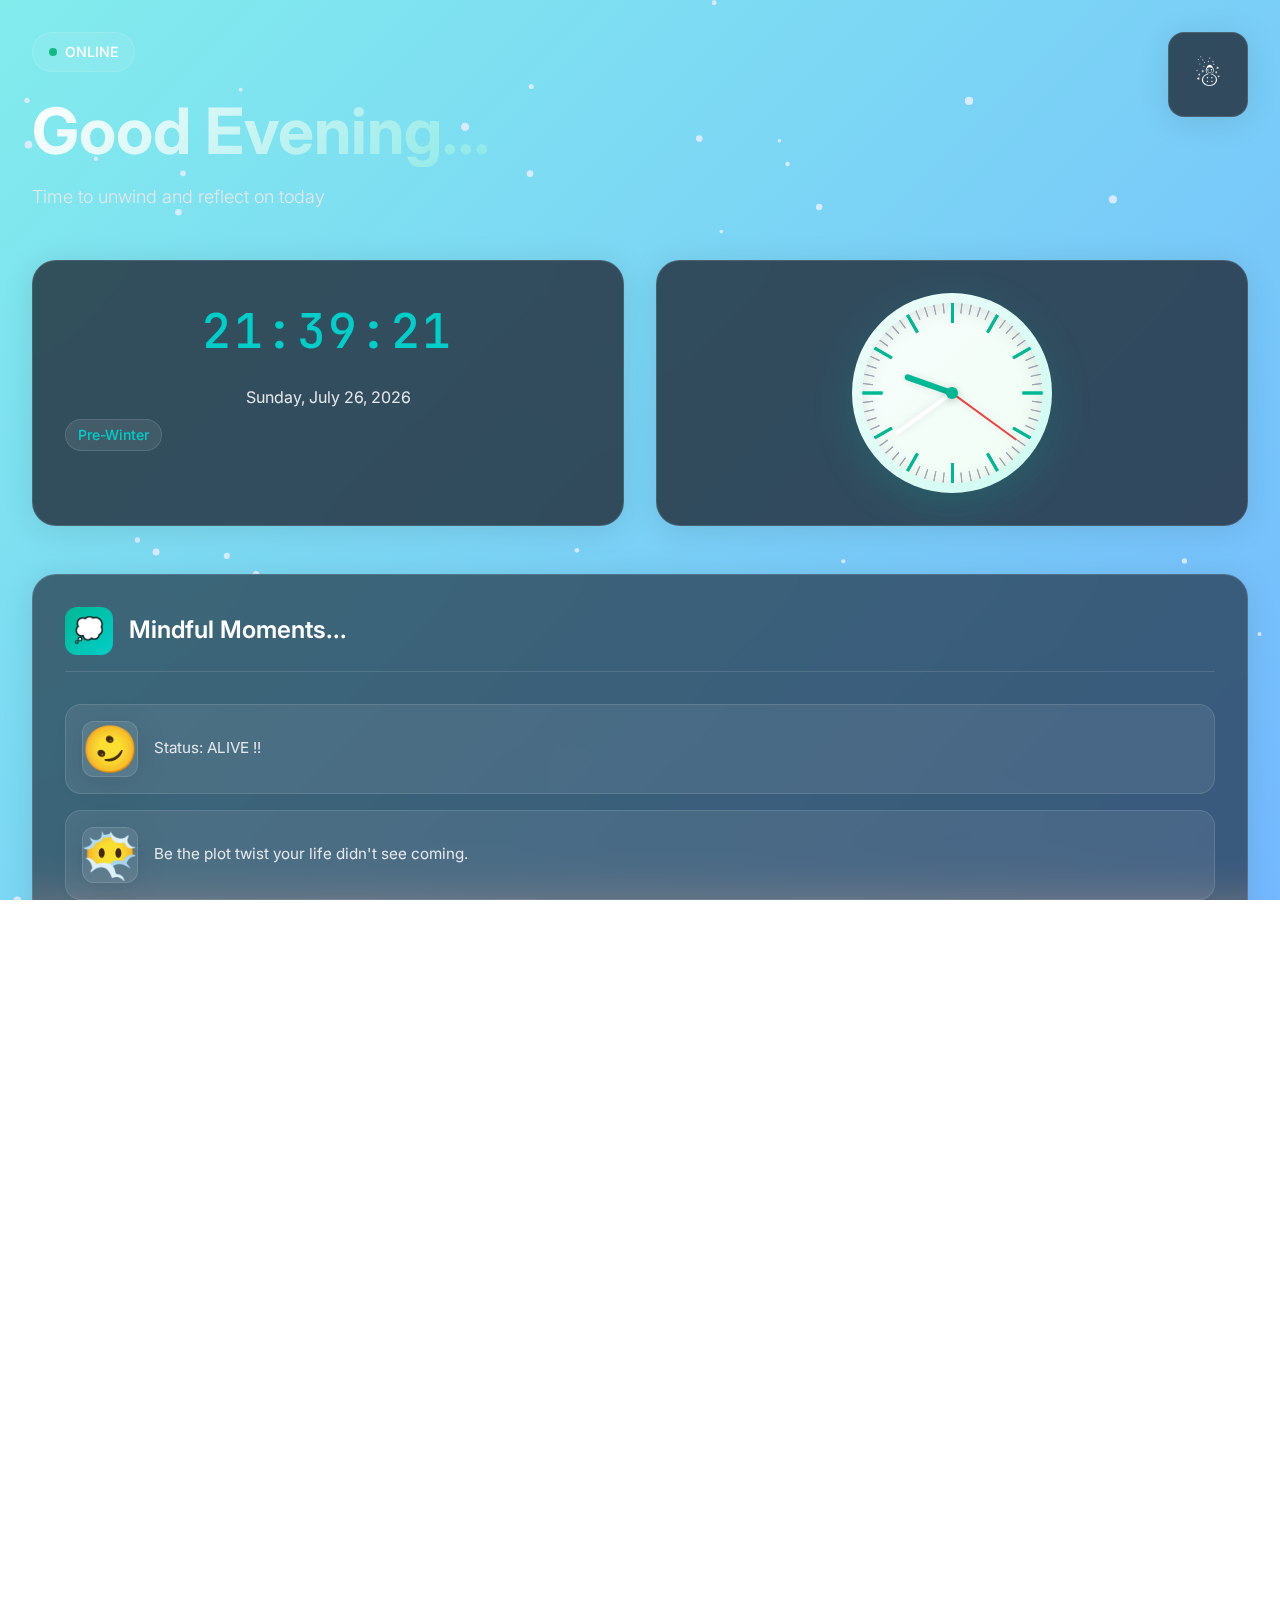
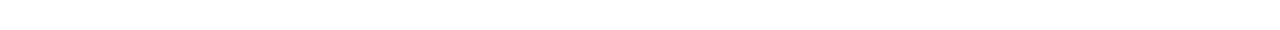
<file: prototype.html>
<html lang="en"><head>
<meta charset="utf-8">
<meta name="viewport" content="width=device-width,initial-scale=1,user-scalable=no">
<title>Yokoso!!</title>
<link href="https://fonts.googleapis.com/css2?family=Inter:wght@300;400;500;600;700&amp;family=JetBrains+Mono:wght@400;500&amp;display=swap" rel="stylesheet">
<style>
:root{
  --accent: #3b82f6;
  --accent-light: #60a5fa;
  --accent-dark: #1d4ed8;
  --glass: rgba(255,255,255,0.08);
  --glass-border: rgba(255,255,255,0.12);
  --text-primary: #ffffff;
  --text-secondary: #e5e7eb;
  --text-muted: #9ca3af;
  --surface: rgba(17, 24, 39, 0.6);
  --surface-elevated: rgba(31, 41, 55, 0.8);
  --shadow-soft: 0 4px 32px rgba(0, 0, 0, 0.1);
  --shadow-medium: 0 8px 64px rgba(0, 0, 0, 0.15);
  --border-radius: 16px;
  --border-radius-lg: 24px;
  --transition: all 0.3s cubic-bezier(0.4, 0, 0.2, 1);
}

* {
  box-sizing: border-box;
  margin: 0;
  padding: 0;
}

html, body {
  height: 100%;
  overflow-x: hidden;
  scroll-behavior: smooth;
}

body {
  font-family: 'Inter', system-ui, -apple-system, sans-serif;
  color: var(--text-primary);
  background: var(--bg);
  position: relative;
  line-height: 1.6;
  font-weight: 400;
}

.bg-ambient {
  position: fixed;
  inset: 0;
  z-index: 1;
  background: var(--bg);
}

.canvasWrap {
  position: fixed;
  inset: 0;
  z-index: 2;
  pointer-events: none;
}

canvas {
  display: block;
}

.container {
  position: relative;
  z-index: 3;
  padding: 2rem;
  min-height: 100vh;
  max-width: 1400px;
  margin: 0 auto;
}

/* Header Section */
.header-section {
  display: grid;
  grid-template-columns: 1fr auto;
  gap: 2rem;
  align-items: start;
  margin-bottom: 3rem;
}

.greeting-content {
  display: flex;
  flex-direction: column;
  gap: 0.5rem;
}

.status-badge {
  display: inline-flex;
  align-items: center;
  gap: 0.5rem;
  background: var(--glass);
  backdrop-filter: blur(20px);
  border: 1px solid var(--glass-border);
  border-radius: 50px;
  padding: 0.5rem 1rem;
  font-size: 0.875rem;
  font-weight: 500;
  width: fit-content;
  margin-bottom: 1rem;
  transition: var(--transition);
}

.status-badge:hover {
  background: rgba(255,255,255,0.12);
  transform: translateY(-2px);
}

.status-indicator {
  width: 8px;
  height: 8px;
  background: #10b981;
  border-radius: 50%;
  animation: pulse 2s infinite;
}

@keyframes pulse {
  0%, 100% { opacity: 1; }
  50% { opacity: 0.5; }
}

.greeting-text {
  font-size: clamp(2.5rem, 6vw, 4rem);
  font-weight: 700;
  line-height: 1.1;
  background: linear-gradient(135deg, var(--text-primary), var(--accent-light));
  background-clip: text;
  -webkit-background-clip: text;
  -webkit-text-fill-color: transparent;
  margin-bottom: 0.5rem;
}

.greeting-subtitle {
  font-size: 1.125rem;
  color: var(--text-secondary);
  font-weight: 300;
}

.season-toggle {
  background: var(--surface-elevated);
  backdrop-filter: blur(24px);
  border: 1px solid var(--glass-border);
  border-radius: var(--border-radius);
  padding: 1rem;
  cursor: pointer;
  font-size: 2rem;
  transition: var(--transition);
  box-shadow: var(--shadow-soft);
  display: flex;
  align-items: center;
  justify-content: center;
  min-width: 80px;
  min-height: 80px;
}

.season-toggle:hover {
  transform: translateY(-4px) scale(1.05);
  box-shadow: var(--shadow-medium);
  background: rgba(59, 130, 246, 0.1);
}

/* Main Content Grid */
.main-content {
  display: grid;
  grid-template-columns: 1fr 1fr;
  gap: 2rem;
  margin-bottom: 3rem;
}

/* Time Card */
.time-card {
  background: var(--surface-elevated);
  backdrop-filter: blur(24px);
  border: 1px solid var(--glass-border);
  border-radius: var(--border-radius-lg);
  padding: 2rem;
  box-shadow: var(--shadow-soft);
  transition: var(--transition);
}

.time-card:hover {
  transform: translateY(-4px);
  box-shadow: var(--shadow-medium);
}

.time-display {
  font-family: 'JetBrains Mono', monospace;
  font-size: 3rem;
  font-weight: 500;
  color: var(--accent-light);
  text-align: center;
  margin-bottom: 1rem;
  letter-spacing: 0.05em;
}

.date-display {
  text-align: center;
  color: var(--text-secondary);
  font-size: 1rem;
  font-weight: 400;
  margin-bottom: 0.5rem;
}

.season-display {
  text-align: center;
  color: var(--accent-light);
  font-size: 0.875rem;
  font-weight: 500;
  text-transform: capitalize;
  background: var(--glass);
  padding: 0.25rem 0.75rem;
  border-radius: 20px;
  border: 1px solid var(--glass-border);
  display: inline-block;
}

/* Analog Clock */
.clock-card {
  background: var(--surface-elevated);
  backdrop-filter: blur(24px);
  border: 1px solid var(--glass-border);
  border-radius: var(--border-radius-lg);
  padding: 2rem;
  box-shadow: var(--shadow-soft);
  display: flex;
  align-items: center;
  justify-content: center;
  transition: var(--transition);
}

.clock-card:hover {
  transform: translateY(-4px);
  box-shadow: var(--shadow-medium);
}

.analog-clock {
  width: 200px;
  height: 200px;
  position: relative;
  background: var(--clock-bg);
  border-radius: 50%;
  box-shadow: var(--clock-shadow);
  display: flex;
  align-items: center;
  justify-content: center;
}

.clock-face {
  width: 180px;
  height: 180px;
  border-radius: 50%;
  background: var(--clock-face);
  position: relative;
  box-shadow: inset 0 4px 20px rgba(0, 0, 0, 0.1);
}

.clock-markers {
  position: absolute;
  width: 100%;
  height: 100%;
  top: 0;
  left: 0;
}

.clock-marker {
  position: absolute;
  background: var(--text-muted);
  left: 50%;
  top: 0;
  transform-origin: 50% 90px;
}

.clock-marker.hour {
  width: 3px;
  height: 20px;
  margin-left: -1.5px;
  background: var(--accent);
}

.clock-marker.minute {
  width: 1px;
  height: 10px;
  margin-left: -0.5px;
}

.clock-center {
  position: absolute;
  top: 50%;
  left: 50%;
  transform: translate(-50%, -50%);
  width: 12px;
  height: 12px;
  background: var(--accent);
  border-radius: 50%;
  z-index: 5;
  box-shadow: 0 2px 8px rgba(0, 0, 0, 0.2);
}

.hour-hand, .minute-hand, .second-hand {
  position: absolute;
  background: var(--text-primary);
  border-radius: 4px;
  transform-origin: bottom center;
  top: 50%;
  left: 50%;
  box-shadow: 0 2px 8px rgba(0, 0, 0, 0.1);
  transition: transform 0.5s cubic-bezier(0.4, 0, 0.2, 1);
}

.hour-hand {
  width: 6px;
  height: 50px;
  margin-left: -3px;
  margin-top: -50px;
  background: var(--accent);
}

.minute-hand {
  width: 4px;
  height: 70px;
  margin-left: -2px;
  margin-top: -70px;
  background: var(--text-primary);
}

.second-hand {
  width: 2px;
  height: 80px;
  margin-left: -1px;
  margin-top: -80px;
  background: #ef4444;
  transition: transform 0.1s ease-out;
}

/* Quotes Section */
.quotes-section {
  background: var(--surface);
  backdrop-filter: blur(24px);
  border: 1px solid var(--glass-border);
  border-radius: var(--border-radius-lg);
  padding: 2rem;
  box-shadow: var(--shadow-soft);
  transition: var(--transition);
}

.quotes-section:hover {
  box-shadow: var(--shadow-medium);
}

.quotes-header {
  display: flex;
  align-items: center;
  gap: 1rem;
  margin-bottom: 2rem;
  padding-bottom: 1rem;
  border-bottom: 1px solid var(--glass-border);
}

.quotes-icon {
  width: 48px;
  height: 48px;
  background: linear-gradient(135deg, var(--accent), var(--accent-light));
  border-radius: 12px;
  display: flex;
  align-items: center;
  justify-content: center;
  font-size: 1.5rem;
}

.quotes-title {
  font-size: 1.5rem;
  font-weight: 600;
  color: var(--text-primary);
}

.quotes-subtitle {
  font-size: 0.875rem;
  color: var(--text-muted);
}

.quotes-container {
  display: flex;
  flex-direction: column;
  gap: 1rem;
}

.quote-item {
  display: flex;
  align-items: center;
  gap: 1rem;
  padding: 1rem;
  background: var(--glass);
  border: 1px solid var(--glass-border);
  border-radius: var(--border-radius);
  transition: var(--transition);
  cursor: pointer;
}

.quote-item:hover {
  background: rgba(59, 130, 246, 0.08);
  border-color: var(--accent);
  transform: translateX(8px);
}

.quote-image {
  width: 56px;
  height: 56px;
  border-radius: 12px;
  background: var(--glass);
  border: 1px solid var(--glass-border);
  flex-shrink: 0;
  background-size: cover;
  background-position: center;
  box-shadow: var(--shadow-soft);
}

.quote-card {
  flex: 1;
  font-size: 0.95rem;
  line-height: 1.5;
  color: var(--text-secondary);
  font-weight: 400;
}

/* Footer */
.footer {
  text-align: center;
  padding: 2rem 0;
  color: var(--text-muted);
  font-size: 0.875rem;
  border-top: 1px solid var(--glass-border);
  margin-top: 3rem;
}

.footer-content {
  display: flex;
  align-items: center;
  justify-content: center;
  gap: 0.5rem;
}

.heart {
  color: #ef4444;
  animation: heartbeat 1.5s ease-in-out infinite;
}

@keyframes heartbeat {
  0%, 100% { transform: scale(1); }
  50% { transform: scale(1.1); }
}

/* Season Themes */
.summer {
  --bg: linear-gradient(135deg, #667eea 0%, #764ba2 100%);
  --accent: #f59e0b;
  --accent-light: #fbbf24;
  --clock-bg: linear-gradient(135deg, #fff7ed, #fed7aa);
  --clock-face: linear-gradient(135deg, #fffbf0, #fef3c7);
  --clock-shadow: 0 12px 40px rgba(245, 158, 11, 0.2);
}

.winter {
  --bg: linear-gradient(135deg, #74b9ff 0%, #0984e3 100%);
  --accent: #00b894;
  --accent-light: #00cec9;
  --clock-bg: linear-gradient(135deg, #f0f9ff, #e0f2fe);
  --clock-face: linear-gradient(135deg, #f8fafc, #f1f5f9);
  --clock-shadow: 0 12px 40px rgba(0, 184, 148, 0.2);
}

.monsoon {
  --bg: linear-gradient(135deg, #4834d4 0%, #686de0 100%);
  --accent: #3742fa;
  --accent-light: #5352ed;
  --clock-bg: linear-gradient(135deg, #eef2ff, #e0e7ff);
  --clock-face: linear-gradient(135deg, #f8fafc, #f1f5f9);
  --clock-shadow: 0 12px 40px rgba(55, 66, 250, 0.2);
}

.spring {
  --bg: linear-gradient(135deg, #fd79a8 0%, #fdcb6e 100%);
  --accent: #e17055;
  --accent-light: #fd79a8;
  --clock-bg: linear-gradient(135deg, #fef7f0, #fed7d7);
  --clock-face: linear-gradient(135deg, #fffbfa, #fef2f2);
  --clock-shadow: 0 12px 40px rgba(225, 112, 85, 0.2);
}

.autumn {
  --bg: linear-gradient(135deg, #2d3436 0%, #636e72 100%);
  --accent: #e17055;
  --accent-light: #fd79a8;
  --clock-bg: linear-gradient(135deg, #451a03, #7c2d12);
  --clock-face: linear-gradient(135deg, #78350f, #92400e);
  --clock-shadow: 0 12px 40px rgba(225, 112, 85, 0.3);
}

.prewinter {
  --bg: linear-gradient(135deg, #81ecec 0%, #74b9ff 100%);
  --accent: #00b894;
  --accent-light: #00cec9;
  --clock-bg: linear-gradient(135deg, #f0fdfa, #ccfbf1);
  --clock-face: linear-gradient(135deg, #f7fefc, #f0fdf4);
  --clock-shadow: 0 12px 40px rgba(0, 184, 148, 0.2);
}

/* Responsive Design */
@media (max-width: 1024px) {
  .container {
    padding: 1.5rem;
  }
  
  .main-content {
    grid-template-columns: 1fr;
    gap: 1.5rem;
  }
  
  .time-display {
    font-size: 2.5rem;
  }
  
  .analog-clock {
    width: 160px;
    height: 160px;
  }
  
  .clock-face {
    width: 140px;
    height: 140px;
  }
  
  clock-marker {
    transform-origin: 50% 70px; /* Add this line */
  }
}

@media (max-width: 768px) {
  .header-section {
    grid-template-columns: 1fr;
    gap: 1.5rem;
  }
  
  .season-toggle {
    align-self: center;
    min-width: 60px;
    min-height: 60px;
    padding: 0.75rem;
    font-size: 1.5rem;
  }
  
  .greeting-text {
    font-size: 2.5rem;
  }
  
  .time-card, .clock-card, .quotes-section {
    padding: 1.5rem;
  }
  
  .time-display {
    font-size: 2rem;
  }
  
  .analog-clock {
    width: 140px;
    height: 140px;
  }
  
  .clock-face {
    width: 120px;
    height: 120px;
  }
  
  .quote-item {
    flex-direction: column;
    text-align: center;
    gap: 0.75rem;
  }
  
  .quote-item:hover {
    transform: translateY(-4px);
  }
  
  .clock-marker {
    transform-origin: 50% 60px; /* Add this line */
  }
}

@media (max-width: 480px) {
  .container {
    padding: 1rem;
  }
  
  .greeting-text {
    font-size: 2rem;
  }
  
  .time-display {
    font-size: 1.75rem;
  }
  
  .quotes-container {
    gap: 0.75rem;
  }
  
  .quote-card {
    font-size: 0.875rem;
  }
}
</style>
</head>
<body class="prewinter">
  <div class="bg-ambient"></div>
  <div class="canvasWrap"><canvas id="particles" width="640" height="1126" style="width: 320px; height: 563px;"></canvas></div>

  <div class="container">
    <header class="header-section">
      <div class="greeting-content">
        <div class="status-badge">
          <div class="status-indicator"></div>
          <span>ONLINE</span>
        </div>
        <h1 class="greeting-text" id="greeting">Good Night</h1>
        <p class="greeting-subtitle" id="greetingSubtitle">Time to rest and recharge for tomorrow</p>
      </div>
      <div class="season-toggle" id="seasonBtn">☃</div>
    </header>

    <main class="main-content">
      <div class="time-card">
        <div class="time-display" id="time">00:30:41</div>
        <div class="date-display" id="date">Friday, August 15, 2025</div>
        <div class="season-display" id="seasonName">Pre-Winter</div>
      </div>

      <div class="clock-card">
        <div class="analog-clock" id="analogClock">
          <div class="clock-face">
            <div class="clock-markers" id="clockMarkers"><div class="clock-marker hour" style="transform: rotate(0deg);"></div><div class="clock-marker minute" style="transform: rotate(6deg);"></div><div class="clock-marker minute" style="transform: rotate(12deg);"></div><div class="clock-marker minute" style="transform: rotate(18deg);"></div><div class="clock-marker minute" style="transform: rotate(24deg);"></div><div class="clock-marker hour" style="transform: rotate(30deg);"></div><div class="clock-marker minute" style="transform: rotate(36deg);"></div><div class="clock-marker minute" style="transform: rotate(42deg);"></div><div class="clock-marker minute" style="transform: rotate(48deg);"></div><div class="clock-marker minute" style="transform: rotate(54deg);"></div><div class="clock-marker hour" style="transform: rotate(60deg);"></div><div class="clock-marker minute" style="transform: rotate(66deg);"></div><div class="clock-marker minute" style="transform: rotate(72deg);"></div><div class="clock-marker minute" style="transform: rotate(78deg);"></div><div class="clock-marker minute" style="transform: rotate(84deg);"></div><div class="clock-marker hour" style="transform: rotate(90deg);"></div><div class="clock-marker minute" style="transform: rotate(96deg);"></div><div class="clock-marker minute" style="transform: rotate(102deg);"></div><div class="clock-marker minute" style="transform: rotate(108deg);"></div><div class="clock-marker minute" style="transform: rotate(114deg);"></div><div class="clock-marker hour" style="transform: rotate(120deg);"></div><div class="clock-marker minute" style="transform: rotate(126deg);"></div><div class="clock-marker minute" style="transform: rotate(132deg);"></div><div class="clock-marker minute" style="transform: rotate(138deg);"></div><div class="clock-marker minute" style="transform: rotate(144deg);"></div><div class="clock-marker hour" style="transform: rotate(150deg);"></div><div class="clock-marker minute" style="transform: rotate(156deg);"></div><div class="clock-marker minute" style="transform: rotate(162deg);"></div><div class="clock-marker minute" style="transform: rotate(168deg);"></div><div class="clock-marker minute" style="transform: rotate(174deg);"></div><div class="clock-marker hour" style="transform: rotate(180deg);"></div><div class="clock-marker minute" style="transform: rotate(186deg);"></div><div class="clock-marker minute" style="transform: rotate(192deg);"></div><div class="clock-marker minute" style="transform: rotate(198deg);"></div><div class="clock-marker minute" style="transform: rotate(204deg);"></div><div class="clock-marker hour" style="transform: rotate(210deg);"></div><div class="clock-marker minute" style="transform: rotate(216deg);"></div><div class="clock-marker minute" style="transform: rotate(222deg);"></div><div class="clock-marker minute" style="transform: rotate(228deg);"></div><div class="clock-marker minute" style="transform: rotate(234deg);"></div><div class="clock-marker hour" style="transform: rotate(240deg);"></div><div class="clock-marker minute" style="transform: rotate(246deg);"></div><div class="clock-marker minute" style="transform: rotate(252deg);"></div><div class="clock-marker minute" style="transform: rotate(258deg);"></div><div class="clock-marker minute" style="transform: rotate(264deg);"></div><div class="clock-marker hour" style="transform: rotate(270deg);"></div><div class="clock-marker minute" style="transform: rotate(276deg);"></div><div class="clock-marker minute" style="transform: rotate(282deg);"></div><div class="clock-marker minute" style="transform: rotate(288deg);"></div><div class="clock-marker minute" style="transform: rotate(294deg);"></div><div class="clock-marker hour" style="transform: rotate(300deg);"></div><div class="clock-marker minute" style="transform: rotate(306deg);"></div><div class="clock-marker minute" style="transform: rotate(312deg);"></div><div class="clock-marker minute" style="transform: rotate(318deg);"></div><div class="clock-marker minute" style="transform: rotate(324deg);"></div><div class="clock-marker hour" style="transform: rotate(330deg);"></div><div class="clock-marker minute" style="transform: rotate(336deg);"></div><div class="clock-marker minute" style="transform: rotate(342deg);"></div><div class="clock-marker minute" style="transform: rotate(348deg);"></div><div class="clock-marker minute" style="transform: rotate(354deg);"></div></div>
            <div class="hour-hand" id="hourHand" style="transform: rotate(15deg);"></div>
            <div class="minute-hand" id="minuteHand" style="transform: rotate(180deg);"></div>
            <div class="second-hand" id="secondHand" style="transform: rotate(246deg);"></div>
            <div class="clock-center"></div>
          </div>
        </div>
      </div>
    </main>

    <section class="quotes-section">
      <div class="quotes-header">
        <div class="quotes-icon">💭</div>
        <div>
          <div class="quotes-title">Mindful Moments...</div>
        </div>
      </div>
      <div class="quotes-container" id="quotesContainer"><div class="quote-item"><div class="quote-image" style="background-image: url(&quot;anim1.gif&quot;); background-size: cover; background-position: center center;"></div><div class="quote-card">Status: ALIVE !!</div></div><div class="quote-item"><div class="quote-image" style="background-image: url(&quot;anim2.gif&quot;); background-size: cover; background-position: center center;"></div><div class="quote-card">Be the plot twist your life didn't see coming.</div></div><div class="quote-item"><div class="quote-image" style="background-image: url(&quot;anim3.gif&quot;); background-size: cover; background-position: center center;"></div><div class="quote-card">One small positive thought can change your whole day.</div></div><div class="quote-item"><div class="quote-image" style="background-image: url(&quot;anim4.gif&quot;); background-size: cover; background-position: center center;"></div><div class="quote-card">Progress, not perfection.</div></div><div class="quote-item"><div class="quote-image" style="background-image: url(&quot;anim5.gif&quot;); background-size: cover; background-position: center center;"></div><div class="quote-card">You've survived 100% of your good days so far.</div></div><div class="quote-item"><div class="quote-image" style="background-image: url(&quot;anim6.gif&quot;); background-size: cover; background-position: center center;"></div><div class="quote-card">You don't need more time, you need less excuses</div></div><div class="quote-item"><div class="quote-image" style="background-image: url(&quot;anim7.gif&quot;); background-size: cover; background-position: center center;"></div><div class="quote-card">Kindness is free....sprinkle it everywhere. Have a nice day</div></div></div>
    </section>

    <footer class="footer">
      <div class="footer-content">
        <span>Crafted with</span>
        <span class="heart">♥</span>
        <span>by Div</span>
      </div>
    </footer>
  </div>

<script>
const prefersReduced = window.matchMedia('(prefers-reduced-motion:reduce)').matches;
const timeEl = document.getElementById('time');
const dateEl = document.getElementById('date');
const greetingEl = document.getElementById('greeting');
const greetingSubtitleEl = document.getElementById('greetingSubtitle');
const seasonBtn = document.getElementById('seasonBtn');
const seasonNameEl = document.getElementById('seasonName');
const quotesContainer = document.getElementById('quotesContainer');
const hourHand = document.getElementById('hourHand');
const minuteHand = document.getElementById('minuteHand');
const secondHand = document.getElementById('secondHand');
const clockMarkers = document.getElementById('clockMarkers');

// Create clock markers
function createClockMarkers() {
  for (let i = 0; i < 60; i++) {
    const marker = document.createElement('div');
    marker.className = `clock-marker ${i % 5 === 0 ? 'hour' : 'minute'}`;
    marker.style.transform = `rotate(${i * 6}deg)`;
    clockMarkers.appendChild(marker);
  }
}

function formatClock(d){return d.toLocaleTimeString('en-GB',{hour:'2-digit',minute:'2-digit',second:'2-digit'})}
function formatDate(d){return d.toLocaleDateString('en-US',{weekday:'long',year:'numeric',month:'long',day:'numeric'})}

function updateClock(){
  const now=new Date();
  timeEl.textContent=formatClock(now);
  dateEl.textContent=formatDate(now);
  
  const hours = now.getHours() % 12;
  const minutes = now.getMinutes();
  const seconds = now.getSeconds();
  
  const hourAngle = (hours * 30) + (minutes * 0.5);
  const minuteAngle = minutes * 6;
  const secondAngle = seconds * 6;
  
  hourHand.style.transform = `rotate(${hourAngle}deg)`;
  minuteHand.style.transform = `rotate(${minuteAngle}deg)`;
  secondHand.style.transform = `rotate(${secondAngle}deg)`;
  
  const h=now.getHours();
  let greeting, subtitle;
  
  if(h >= 0 && h < 4) {
    greeting = 'Good Night...';
    subtitle = 'Time to rest and recharge for tomorrow';
  } else if(h >= 4 && h < 12) {
    greeting = 'Good Morning...';
    subtitle = 'Hope you have a productive day ahead!';
  } else if(h >= 12 && h < 16) {
    greeting = 'Good Afternoon...';
    subtitle = 'Keep up the great work today!';
  } else {
    greeting = 'Good Evening...';
    subtitle = 'Time to unwind and reflect on today';
  }
  
  greetingEl.textContent = greeting;
  greetingSubtitleEl.textContent = subtitle;
}

createClockMarkers();
updateClock();
if(!prefersReduced) setInterval(updateClock,1000);

const seasons = ['spring','summer','monsoon','autumn','winter','prewinter'];
let activeSeason = localStorage.getItem('greet_season') || 'summer';

const canvas = document.getElementById('particles');
const ctx = canvas.getContext('2d',{alpha:true});
let DPR = Math.max(1,window.devicePixelRatio||1);
let logicalW = Math.max(1,Math.floor(window.innerWidth));
let logicalH = Math.max(1,Math.floor(window.innerHeight));

function resizeCanvas(){
  DPR = Math.max(1,window.devicePixelRatio||1);
  logicalW = Math.max(1,Math.floor(window.innerWidth));
  logicalH = Math.max(1,Math.floor(window.innerHeight));
  canvas.width = Math.max(1,Math.floor(logicalW*DPR));
  canvas.height = Math.max(1,Math.floor(logicalH*DPR));
  canvas.style.width = logicalW + 'px';
  canvas.style.height = logicalH + 'px';
  ctx.setTransform(DPR,0,0,DPR,0,0);
}
resizeCanvas();

let _resizeTimer = null;
window.addEventListener('resize',()=>{
  if(_resizeTimer) clearTimeout(_resizeTimer);
  _resizeTimer = setTimeout(()=>{
    resizeCanvas();
    if(window.Particle && window.Particle.reflow) window.Particle.reflow();
  },120);
});

function createParticleEngine(initialMode){
  let parts = [];
  let running = true;
  let mode = initialMode || 'summer';
  let last = performance.now();
  
  function rnd(a,b){return Math.random()*(b-a)+a}
  
  function create(){
    const p = {x:rnd(0,logicalW),y:rnd(-60,logicalH+60),vx:0,vy:0,r:1,ang:rnd(0,Math.PI*2),spin:rnd(-0.05,0.05),type:'dot',color:'#fff'};
    if(mode==='spring'){
      p.type='petal';p.r=rnd(3.6,7.8);p.vx=rnd(-0.12,0.4);p.vy=rnd(0.2,0.9);p.color='rgba(255,140,170,0.96)';p.spin=rnd(-0.06,0.06);
    } else if(mode==='summer'){
      p.type='pollen';p.r=rnd(0.8,3.6);p.vx=rnd(-0.12,0.2);p.vy=rnd(0.08,0.4);p.color='rgba(255,205,110,0.95)';
    } else if(mode==='monsoon'){
      p.type='rain';p.r=rnd(1,1.6);p.vx=rnd(-0.2,0.2);p.vy=rnd(0.2,0.45);p.color='rgba(160,205,235,0.98)';
    } else if(mode==='autumn'){
      p.type='leaf';p.r=rnd(4,11);p.vx=rnd(-1.0,0.8);p.vy=rnd(0.3,0.9);p.color='rgba(255,150,80,0.98)';p.spin=rnd(-0.25,0.25);
    } else {
      p.type='snow';p.r=rnd(1.6,4.2);p.vx=rnd(-0.2,0.2);p.vy=rnd(0.12,0.6);p.color='rgba(220,235,255,0.96)';
    }
    return p;
  }
  
  function init(count){
    parts = [];
    for(let i=0;i<count;i++) parts.push(create());
  }
  
  function reflow(){
    for(let p of parts){
      p.x = Math.min(Math.max(0,p.x/Math.max(1,canvas.clientWidth)*logicalW),logicalW);
      p.y = Math.min(Math.max(-50,p.y/Math.max(1,canvas.clientHeight)*logicalH),logicalH+50);
    }
  }
  
  function setMode(newMode){
    mode = newMode;
    const counts = {spring:90,summer:80,monsoon:140,autumn:110,winter:70,prewinter:70};
    init(counts[mode]||80);
  }
  
  function step(now){
    const dt = Math.min(40,now-last);
    last = now;
    if(!running){
      requestAnimationFrame(step);
      return;
    }
    ctx.clearRect(0,0,logicalW,logicalH);
    
    for(let p of parts){
      const nx = p.x/logicalW;
      const ny = p.y/logicalH;
      const angleField = Math.sin((nx*10+now*0.0002))*0.8+Math.cos((ny*6+now*0.00015))*0.6;
      
      if(mode==='spring'){
        p.vx += Math.sin(p.ang*0.7+now*0.0005)*0.01;
        p.vy += 0.01*(0.9+Math.sin(nx*3))*(dt/16);
        p.ang += p.spin*0.01;
      } else if(mode==='summer'){
        p.vx += Math.sin(angleField*2+p.ang)*0.007;
        p.vy += 0.004*(dt/16);
      } else if(mode==='monsoon'){
        p.vx += Math.sin(now*0.001+nx*10)*0.06;
        p.vy += 0.014*(dt/16);
      } else if(mode==='autumn'){
        p.vx += Math.sin(angleField*3+p.ang)*0.04;
        p.vy += 0.01*(dt/16);
        p.ang += p.spin*0.02;
      } else {
        p.vx += Math.sin(nx*6+now*0.0006)*0.008;
        p.vy += 0.005*(dt/16);
      }
      
      p.vx *= 0.99;
      p.vy *= 0.999;
      p.x += p.vx*(dt/16);
      p.y += p.vy*(dt/16);
      
      ctx.save();
      ctx.translate(p.x,p.y);
      
      if(p.type==='petal'){
        ctx.rotate(p.ang);
        ctx.beginPath();
        ctx.moveTo(0,-p.r/2);
        ctx.quadraticCurveTo(p.r*1.2,-p.r*1.4,p.r,p.r*1.4);
        ctx.quadraticCurveTo(0,p.r,-p.r,p.r*1.4);
        ctx.quadraticCurveTo(-p.r*1.2,-p.r*1.4,0,-p.r/2);
        ctx.fillStyle=p.color;
        ctx.fill();
      } else if(p.type==='pollen'){
        ctx.beginPath();
        ctx.arc(0,0,p.r,0,Math.PI*2);
        ctx.fillStyle=p.color;
        ctx.fill();
        ctx.globalAlpha=0.06;
        ctx.beginPath();
        ctx.arc(0,0,p.r*2.5,0,Math.PI*2);
        ctx.fillStyle=p.color;
        ctx.fill();
        ctx.globalAlpha=1;
      } else if(p.type==='rain'){
        ctx.beginPath();
        ctx.moveTo(0,-p.r*6);
        ctx.lineTo(p.vx*-6,p.r*6);
        ctx.lineWidth = Math.max(1,p.r*0.8);
        const g=ctx.createLinearGradient(0,-p.r*6,0,p.r*6);
        g.addColorStop(0,'rgba(255,255,255,0.85)');
        g.addColorStop(1,p.color);
        ctx.strokeStyle=g;
        ctx.stroke();
      } else if(p.type==='leaf'){
        ctx.rotate(Math.sin(p.ang)*0.6);
        ctx.beginPath();
        ctx.moveTo(0,-p.r/2);
        ctx.bezierCurveTo(p.r*1.2,-p.r,p.r*1.1,p.r,0,p.r*1.2);
        ctx.bezierCurveTo(-p.r*1.1,p.r,-p.r*1.2,-p.r,0,-p.r/2);
        ctx.fillStyle=p.color;
        ctx.fill();
      } else {
        ctx.beginPath();
        ctx.arc(0,0,p.r,0,Math.PI*2);
        ctx.fillStyle=p.color;
        ctx.fill();
      }
      ctx.restore();
      
      if(p.y>logicalH+80||p.x<-140||p.x>logicalW+140){
        const idx = parts.indexOf(p);
        parts[idx] = create();
        parts[idx].x = Math.random()*logicalW;
        parts[idx].y = -10-Math.random()*40;
      }
    }
    requestAnimationFrame(step);
  }
  
  function pause(){running = false}
  function resume(){if(!prefersReduced) running = true}
  
  setMode(mode);
  requestAnimationFrame(step);
  return {setMode,pause,resume,reflow};
}

const engine = createParticleEngine(activeSeason);
window.Particle = engine;

function setSeason(s){
  activeSeason = s;
  const emojis = {spring:'🌸',summer:'☀️',monsoon:'🌧️',autumn:'🍂',winter:'❄️',prewinter:'☃'};
  const seasonNames = {spring:'Spring',summer:'Summer',monsoon:'Monsoon',autumn:'Autumn',winter:'Winter',prewinter:'Pre-Winter'};
  
  seasonBtn.textContent = emojis[s]||'☀️';
  seasonNameEl.textContent = seasonNames[s]||'Summer';
  document.body.className = s;
  localStorage.setItem('greet_season',s);
  if(window.Particle && window.Particle.setMode) window.Particle.setMode(s);
}

seasonBtn.addEventListener('click',()=>{
  const idx = seasons.indexOf(activeSeason);
  setSeason(seasons[(idx+1)%seasons.length]);
});

setSeason(activeSeason);

const quotes = [
  'Status: ALIVE !!',
  'Be the plot twist your life didn\'t see coming.',
  'One small positive thought can change your whole day.',
  'Progress, not perfection.',
  'You\'ve survived 100% of your good days so far.',
  'You don\'t need more time, you need less excuses',
  'Kindness is free....sprinkle it everywhere. Have a nice day'
];

const gifImages = [
  'anim1.gif',
  'anim2.gif',
  'anim3.gif',
  'anim4.gif',
  'anim5.gif',
  'anim6.gif',
  'anim7.gif'
];

function buildQuotes(){
  quotesContainer.innerHTML = '';
  quotes.forEach((quote,i)=>{
    const item = document.createElement('div');
    item.className = 'quote-item';
    
    const card = document.createElement('div');
    card.className = 'quote-card';
    card.textContent = quote;
    
    const imageHolder = document.createElement('div');
    imageHolder.className = 'quote-image';
    
    // Set background GIF image from array
    imageHolder.style.backgroundImage = `url('${gifImages[i]}')`;
    imageHolder.style.backgroundSize = 'cover';
    imageHolder.style.backgroundPosition = 'center';
    
    item.appendChild(imageHolder);
    item.appendChild(card);
    quotesContainer.appendChild(item);
  });
}

buildQuotes();
</script>

</body></html>
</file>
